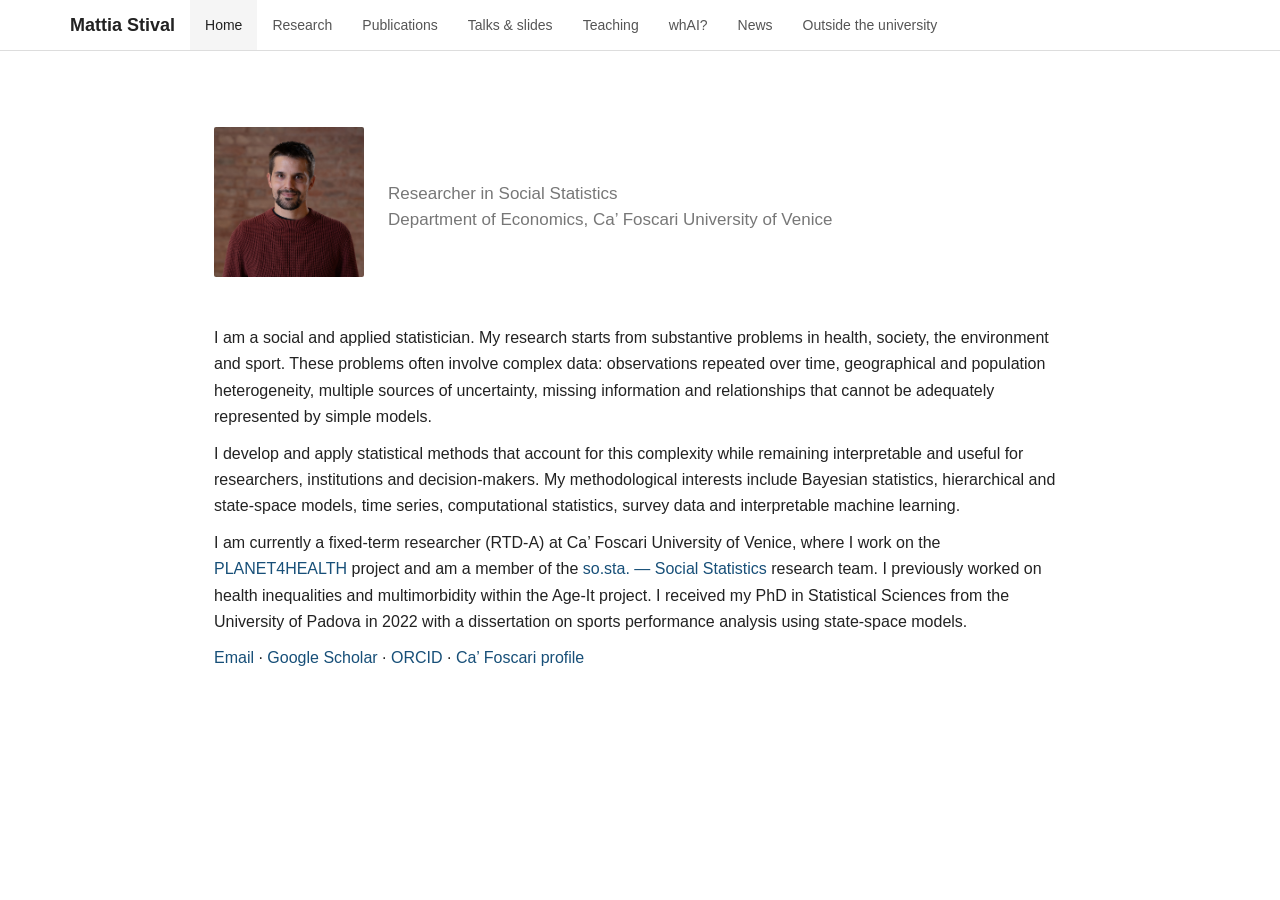
<file: index.html>
<!DOCTYPE html>

<html>

<head>

<meta charset="utf-8" />
<meta name="generator" content="pandoc" />
<meta http-equiv="X-UA-Compatible" content="IE=EDGE" />




<title>Mattia Stival | Social Statistics</title>

<script src="site_libs/header-attrs-2.27/header-attrs.js"></script>
<script src="site_libs/jquery-3.6.0/jquery-3.6.0.min.js"></script>
<meta name="viewport" content="width=device-width, initial-scale=1" />
<link href="site_libs/bootstrap-3.3.5/css/bootstrap.min.css" rel="stylesheet" />
<script src="site_libs/bootstrap-3.3.5/js/bootstrap.min.js"></script>
<script src="site_libs/bootstrap-3.3.5/shim/html5shiv.min.js"></script>
<script src="site_libs/bootstrap-3.3.5/shim/respond.min.js"></script>
<style>h1 {font-size: 34px;}
       h1.title {font-size: 38px;}
       h2 {font-size: 30px;}
       h3 {font-size: 24px;}
       h4 {font-size: 18px;}
       h5 {font-size: 16px;}
       h6 {font-size: 12px;}
       code {color: inherit; background-color: rgba(0, 0, 0, 0.04);}
       pre:not([class]) { background-color: white }</style>
<script src="site_libs/navigation-1.1/tabsets.js"></script>
<link href="site_libs/highlightjs-9.12.0/default.css" rel="stylesheet" />
<script src="site_libs/highlightjs-9.12.0/highlight.js"></script>
<meta name="description" content="Mattia Stival — researcher in social statistics at Ca' Foscari University of Venice.">
<meta name="theme-color" content="#f4f1e9">

<style type="text/css">
  code{white-space: pre-wrap;}
  span.smallcaps{font-variant: small-caps;}
  span.underline{text-decoration: underline;}
  div.column{display: inline-block; vertical-align: top; width: 50%;}
  div.hanging-indent{margin-left: 1.5em; text-indent: -1.5em;}
  ul.task-list{list-style: none;}
    </style>

<style type="text/css">code{white-space: pre;}</style>
<script type="text/javascript">
if (window.hljs) {
  hljs.configure({languages: []});
  hljs.initHighlightingOnLoad();
  if (document.readyState && document.readyState === "complete") {
    window.setTimeout(function() { hljs.initHighlighting(); }, 0);
  }
}
</script>






<link rel="stylesheet" href="assets/style.css" type="text/css" />



<style type = "text/css">
.main-container {
  max-width: 940px;
  margin-left: auto;
  margin-right: auto;
}
img {
  max-width:100%;
}
.tabbed-pane {
  padding-top: 12px;
}
.html-widget {
  margin-bottom: 20px;
}
button.code-folding-btn:focus {
  outline: none;
}
summary {
  display: list-item;
}
details > summary > p:only-child {
  display: inline;
}
pre code {
  padding: 0;
}
</style>


<style type="text/css">
.dropdown-submenu {
  position: relative;
}
.dropdown-submenu>.dropdown-menu {
  top: 0;
  left: 100%;
  margin-top: -6px;
  margin-left: -1px;
  border-radius: 0 6px 6px 6px;
}
.dropdown-submenu:hover>.dropdown-menu {
  display: block;
}
.dropdown-submenu>a:after {
  display: block;
  content: " ";
  float: right;
  width: 0;
  height: 0;
  border-color: transparent;
  border-style: solid;
  border-width: 5px 0 5px 5px;
  border-left-color: #cccccc;
  margin-top: 5px;
  margin-right: -10px;
}
.dropdown-submenu:hover>a:after {
  border-left-color: #adb5bd;
}
.dropdown-submenu.pull-left {
  float: none;
}
.dropdown-submenu.pull-left>.dropdown-menu {
  left: -100%;
  margin-left: 10px;
  border-radius: 6px 0 6px 6px;
}
</style>

<script type="text/javascript">
// manage active state of menu based on current page
$(document).ready(function () {
  // active menu anchor
  href = window.location.pathname
  href = href.substr(href.lastIndexOf('/') + 1)
  if (href === "")
    href = "index.html";
  var menuAnchor = $('a[href="' + href + '"]');

  // mark the anchor link active (and if it's in a dropdown, also mark that active)
  var dropdown = menuAnchor.closest('li.dropdown');
  if (window.bootstrap) { // Bootstrap 4+
    menuAnchor.addClass('active');
    dropdown.find('> .dropdown-toggle').addClass('active');
  } else { // Bootstrap 3
    menuAnchor.parent().addClass('active');
    dropdown.addClass('active');
  }

  // Navbar adjustments
  var navHeight = $(".navbar").first().height() + 15;
  var style = document.createElement('style');
  var pt = "padding-top: " + navHeight + "px; ";
  var mt = "margin-top: -" + navHeight + "px; ";
  var css = "";
  // offset scroll position for anchor links (for fixed navbar)
  for (var i = 1; i <= 6; i++) {
    css += ".section h" + i + "{ " + pt + mt + "}\n";
  }
  style.innerHTML = "body {" + pt + "padding-bottom: 40px; }\n" + css;
  document.head.appendChild(style);
});
</script>

<!-- tabsets -->

<style type="text/css">
.tabset-dropdown > .nav-tabs {
  display: inline-table;
  max-height: 500px;
  min-height: 44px;
  overflow-y: auto;
  border: 1px solid #ddd;
  border-radius: 4px;
}

.tabset-dropdown > .nav-tabs > li.active:before, .tabset-dropdown > .nav-tabs.nav-tabs-open:before {
  content: "\e259";
  font-family: 'Glyphicons Halflings';
  display: inline-block;
  padding: 10px;
  border-right: 1px solid #ddd;
}

.tabset-dropdown > .nav-tabs.nav-tabs-open > li.active:before {
  content: "\e258";
  font-family: 'Glyphicons Halflings';
  border: none;
}

.tabset-dropdown > .nav-tabs > li.active {
  display: block;
}

.tabset-dropdown > .nav-tabs > li > a,
.tabset-dropdown > .nav-tabs > li > a:focus,
.tabset-dropdown > .nav-tabs > li > a:hover {
  border: none;
  display: inline-block;
  border-radius: 4px;
  background-color: transparent;
}

.tabset-dropdown > .nav-tabs.nav-tabs-open > li {
  display: block;
  float: none;
}

.tabset-dropdown > .nav-tabs > li {
  display: none;
}
</style>

<!-- code folding -->




</head>

<body>


<div class="container-fluid main-container">




<div class="navbar navbar-default  navbar-fixed-top" role="navigation">
  <div class="container">
    <div class="navbar-header">
      <button type="button" class="navbar-toggle collapsed" data-toggle="collapse" data-bs-toggle="collapse" data-target="#navbar" data-bs-target="#navbar">
        <span class="icon-bar"></span>
        <span class="icon-bar"></span>
        <span class="icon-bar"></span>
      </button>
      <a class="navbar-brand" href="index.html">Mattia Stival</a>
    </div>
    <div id="navbar" class="navbar-collapse collapse">
      <ul class="nav navbar-nav">
        <li>
  <a href="index.html">Home</a>
</li>
<li>
  <a href="research.html">Research</a>
</li>
<li>
  <a href="publications.html">Publications</a>
</li>
<li>
  <a href="talks.html">Talks &amp; slides</a>
</li>
<li>
  <a href="teaching.html">Teaching</a>
</li>
<li>
  <a href="whai.html">whAI?</a>
</li>
<li>
  <a href="news.html">News</a>
</li>
<li>
  <a href="outside.html">Outside the university</a>
</li>
      </ul>
      <ul class="nav navbar-nav navbar-right">
        
      </ul>
    </div><!--/.nav-collapse -->
  </div><!--/.container -->
</div><!--/.navbar -->

<div id="header">




</div>


<div class="profile-header">
<p><img src="assets/Picture.jpg"
       alt="Mattia Stival"
       class="profile-photo"></p>
<p class="position">
Researcher in Social Statistics<br> Department of Economics, Ca’ Foscari
University of Venice
</p>
</div>
<p>
I am a social and applied statistician. My research starts from
substantive problems in health, society, the environment and sport.
These problems often involve complex data: observations repeated over
time, geographical and population heterogeneity, multiple sources of
uncertainty, missing information and relationships that cannot be
adequately represented by simple models.
</p>
<p>
I develop and apply statistical methods that account for this complexity
while remaining interpretable and useful for researchers, institutions
and decision-makers. My methodological interests include Bayesian
statistics, hierarchical and state-space models, time series,
computational statistics, survey data and interpretable machine
learning.
</p>
<p>
I am currently a fixed-term researcher (RTD-A) at Ca’ Foscari University
of Venice, where I work on the <a
href="https://planet4health.eu/">PLANET4HEALTH</a> project and am a
member of the <a href="https://so-sta.github.io/">so.sta. — Social
Statistics</a> research team. I previously worked on health inequalities
and multimorbidity within the Age-It project. I received my PhD in
Statistical Sciences from the University of Padova in 2022 with a
dissertation on sports performance analysis using state-space models.
</p>
<p class="profile-links">
<a href="mailto:mattia.stival@unive.it">Email</a> ·
<a href="https://scholar.google.com/citations?user=570rAmEAAAAJ">Google
Scholar</a> · <a href="https://orcid.org/0000-0003-0657-0349">ORCID</a>
· <a href="https://www.unive.it/data/persone/27087816">Ca’ Foscari
profile</a>
</p>
</div>




</div>

<script>

// add bootstrap table styles to pandoc tables
function bootstrapStylePandocTables() {
  $('tr.odd').parent('tbody').parent('table').addClass('table table-condensed');
}
$(document).ready(function () {
  bootstrapStylePandocTables();
});


</script>

<!-- tabsets -->

<script>
$(document).ready(function () {
  window.buildTabsets("TOC");
});

$(document).ready(function () {
  $('.tabset-dropdown > .nav-tabs > li').click(function () {
    $(this).parent().toggleClass('nav-tabs-open');
  });
});
</script>

<!-- code folding -->


<!-- dynamically load mathjax for compatibility with self-contained -->
<script>
  (function () {
    var script = document.createElement("script");
    script.type = "text/javascript";
    script.src  = "https://mathjax.rstudio.com/latest/MathJax.js?config=TeX-AMS-MML_HTMLorMML";
    document.getElementsByTagName("head")[0].appendChild(script);
  })();
</script>

</body>
</html>
</file>
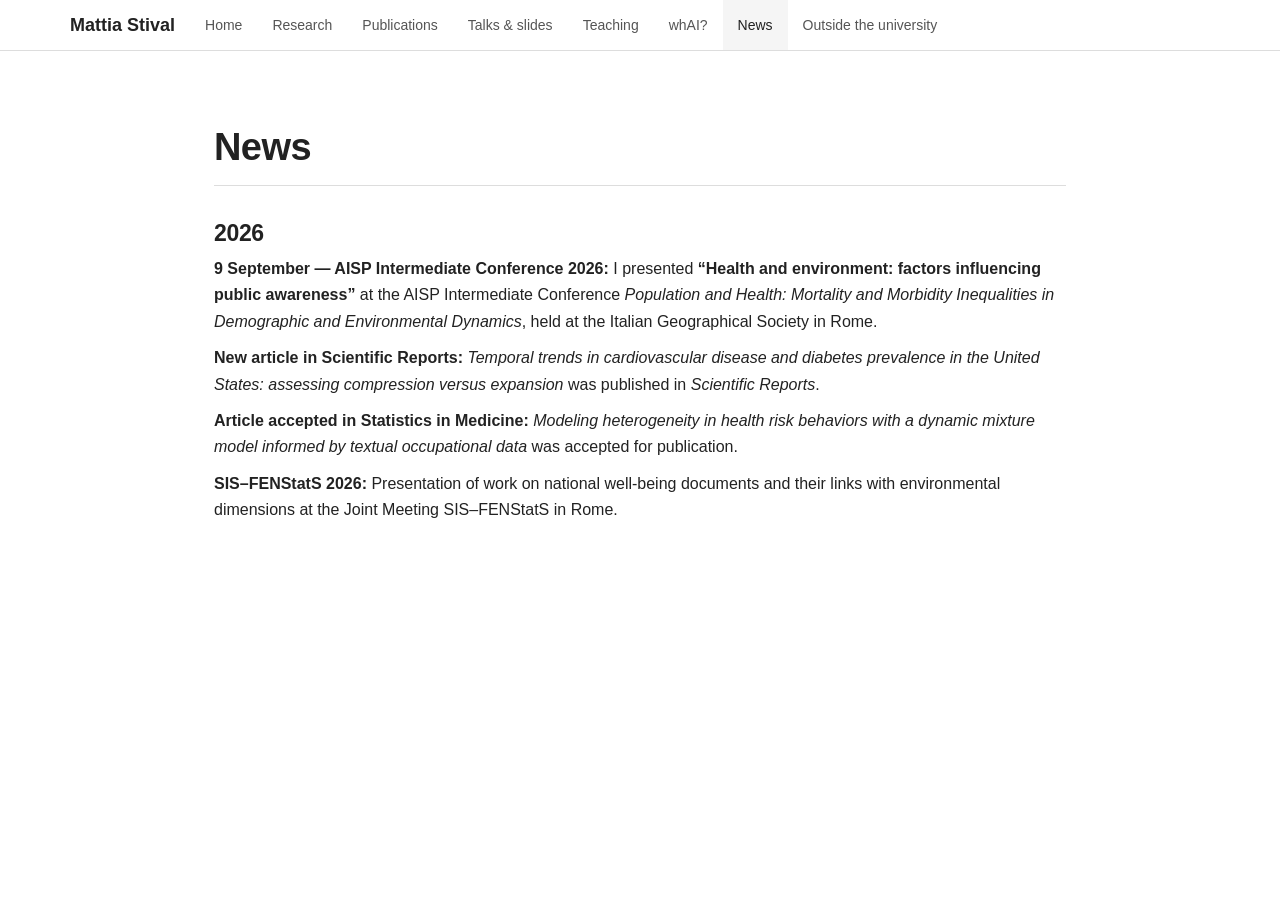
<file: news.html>
<!DOCTYPE html>

<html>

<head>

<meta charset="utf-8" />
<meta name="generator" content="pandoc" />
<meta http-equiv="X-UA-Compatible" content="IE=EDGE" />




<title>News</title>

<script src="site_libs/header-attrs-2.27/header-attrs.js"></script>
<script src="site_libs/jquery-3.6.0/jquery-3.6.0.min.js"></script>
<meta name="viewport" content="width=device-width, initial-scale=1" />
<link href="site_libs/bootstrap-3.3.5/css/bootstrap.min.css" rel="stylesheet" />
<script src="site_libs/bootstrap-3.3.5/js/bootstrap.min.js"></script>
<script src="site_libs/bootstrap-3.3.5/shim/html5shiv.min.js"></script>
<script src="site_libs/bootstrap-3.3.5/shim/respond.min.js"></script>
<style>h1 {font-size: 34px;}
       h1.title {font-size: 38px;}
       h2 {font-size: 30px;}
       h3 {font-size: 24px;}
       h4 {font-size: 18px;}
       h5 {font-size: 16px;}
       h6 {font-size: 12px;}
       code {color: inherit; background-color: rgba(0, 0, 0, 0.04);}
       pre:not([class]) { background-color: white }</style>
<script src="site_libs/navigation-1.1/tabsets.js"></script>
<link href="site_libs/highlightjs-9.12.0/default.css" rel="stylesheet" />
<script src="site_libs/highlightjs-9.12.0/highlight.js"></script>
<meta name="description" content="Mattia Stival — researcher in social statistics at Ca' Foscari University of Venice.">
<meta name="theme-color" content="#f4f1e9">

<style type="text/css">
  code{white-space: pre-wrap;}
  span.smallcaps{font-variant: small-caps;}
  span.underline{text-decoration: underline;}
  div.column{display: inline-block; vertical-align: top; width: 50%;}
  div.hanging-indent{margin-left: 1.5em; text-indent: -1.5em;}
  ul.task-list{list-style: none;}
    </style>

<style type="text/css">code{white-space: pre;}</style>
<script type="text/javascript">
if (window.hljs) {
  hljs.configure({languages: []});
  hljs.initHighlightingOnLoad();
  if (document.readyState && document.readyState === "complete") {
    window.setTimeout(function() { hljs.initHighlighting(); }, 0);
  }
}
</script>






<link rel="stylesheet" href="assets/style.css" type="text/css" />



<style type = "text/css">
.main-container {
  max-width: 940px;
  margin-left: auto;
  margin-right: auto;
}
img {
  max-width:100%;
}
.tabbed-pane {
  padding-top: 12px;
}
.html-widget {
  margin-bottom: 20px;
}
button.code-folding-btn:focus {
  outline: none;
}
summary {
  display: list-item;
}
details > summary > p:only-child {
  display: inline;
}
pre code {
  padding: 0;
}
</style>


<style type="text/css">
.dropdown-submenu {
  position: relative;
}
.dropdown-submenu>.dropdown-menu {
  top: 0;
  left: 100%;
  margin-top: -6px;
  margin-left: -1px;
  border-radius: 0 6px 6px 6px;
}
.dropdown-submenu:hover>.dropdown-menu {
  display: block;
}
.dropdown-submenu>a:after {
  display: block;
  content: " ";
  float: right;
  width: 0;
  height: 0;
  border-color: transparent;
  border-style: solid;
  border-width: 5px 0 5px 5px;
  border-left-color: #cccccc;
  margin-top: 5px;
  margin-right: -10px;
}
.dropdown-submenu:hover>a:after {
  border-left-color: #adb5bd;
}
.dropdown-submenu.pull-left {
  float: none;
}
.dropdown-submenu.pull-left>.dropdown-menu {
  left: -100%;
  margin-left: 10px;
  border-radius: 6px 0 6px 6px;
}
</style>

<script type="text/javascript">
// manage active state of menu based on current page
$(document).ready(function () {
  // active menu anchor
  href = window.location.pathname
  href = href.substr(href.lastIndexOf('/') + 1)
  if (href === "")
    href = "index.html";
  var menuAnchor = $('a[href="' + href + '"]');

  // mark the anchor link active (and if it's in a dropdown, also mark that active)
  var dropdown = menuAnchor.closest('li.dropdown');
  if (window.bootstrap) { // Bootstrap 4+
    menuAnchor.addClass('active');
    dropdown.find('> .dropdown-toggle').addClass('active');
  } else { // Bootstrap 3
    menuAnchor.parent().addClass('active');
    dropdown.addClass('active');
  }

  // Navbar adjustments
  var navHeight = $(".navbar").first().height() + 15;
  var style = document.createElement('style');
  var pt = "padding-top: " + navHeight + "px; ";
  var mt = "margin-top: -" + navHeight + "px; ";
  var css = "";
  // offset scroll position for anchor links (for fixed navbar)
  for (var i = 1; i <= 6; i++) {
    css += ".section h" + i + "{ " + pt + mt + "}\n";
  }
  style.innerHTML = "body {" + pt + "padding-bottom: 40px; }\n" + css;
  document.head.appendChild(style);
});
</script>

<!-- tabsets -->

<style type="text/css">
.tabset-dropdown > .nav-tabs {
  display: inline-table;
  max-height: 500px;
  min-height: 44px;
  overflow-y: auto;
  border: 1px solid #ddd;
  border-radius: 4px;
}

.tabset-dropdown > .nav-tabs > li.active:before, .tabset-dropdown > .nav-tabs.nav-tabs-open:before {
  content: "\e259";
  font-family: 'Glyphicons Halflings';
  display: inline-block;
  padding: 10px;
  border-right: 1px solid #ddd;
}

.tabset-dropdown > .nav-tabs.nav-tabs-open > li.active:before {
  content: "\e258";
  font-family: 'Glyphicons Halflings';
  border: none;
}

.tabset-dropdown > .nav-tabs > li.active {
  display: block;
}

.tabset-dropdown > .nav-tabs > li > a,
.tabset-dropdown > .nav-tabs > li > a:focus,
.tabset-dropdown > .nav-tabs > li > a:hover {
  border: none;
  display: inline-block;
  border-radius: 4px;
  background-color: transparent;
}

.tabset-dropdown > .nav-tabs.nav-tabs-open > li {
  display: block;
  float: none;
}

.tabset-dropdown > .nav-tabs > li {
  display: none;
}
</style>

<!-- code folding -->




</head>

<body>


<div class="container-fluid main-container">




<div class="navbar navbar-default  navbar-fixed-top" role="navigation">
  <div class="container">
    <div class="navbar-header">
      <button type="button" class="navbar-toggle collapsed" data-toggle="collapse" data-bs-toggle="collapse" data-target="#navbar" data-bs-target="#navbar">
        <span class="icon-bar"></span>
        <span class="icon-bar"></span>
        <span class="icon-bar"></span>
      </button>
      <a class="navbar-brand" href="index.html">Mattia Stival</a>
    </div>
    <div id="navbar" class="navbar-collapse collapse">
      <ul class="nav navbar-nav">
        <li>
  <a href="index.html">Home</a>
</li>
<li>
  <a href="research.html">Research</a>
</li>
<li>
  <a href="publications.html">Publications</a>
</li>
<li>
  <a href="talks.html">Talks &amp; slides</a>
</li>
<li>
  <a href="teaching.html">Teaching</a>
</li>
<li>
  <a href="whai.html">whAI?</a>
</li>
<li>
  <a href="news.html">News</a>
</li>
<li>
  <a href="outside.html">Outside the university</a>
</li>
      </ul>
      <ul class="nav navbar-nav navbar-right">
        
      </ul>
    </div><!--/.nav-collapse -->
  </div><!--/.container -->
</div><!--/.navbar -->

<div id="header">



<h1 class="title toc-ignore">News</h1>

</div>


<div id="section" class="section level2">
<h2>2026</h2>
<p><strong>9 September — AISP Intermediate Conference 2026:</strong> I
presented <strong>“Health and environment: factors influencing public
awareness”</strong> at the AISP Intermediate Conference <em>Population
and Health: Mortality and Morbidity Inequalities in Demographic and
Environmental Dynamics</em>, held at the Italian Geographical Society in
Rome.</p>
<p><strong>New article in Scientific Reports:</strong> <em>Temporal
trends in cardiovascular disease and diabetes prevalence in the United
States: assessing compression versus expansion</em> was published in
<em>Scientific Reports</em>.</p>
<p><strong>Article accepted in Statistics in Medicine:</strong>
<em>Modeling heterogeneity in health risk behaviors with a dynamic
mixture model informed by textual occupational data</em> was accepted
for publication.</p>
<p><strong>SIS–FENStatS 2026:</strong> Presentation of work on national
well-being documents and their links with environmental dimensions at
the Joint Meeting SIS–FENStatS in Rome.</p>
</div>




</div>

<script>

// add bootstrap table styles to pandoc tables
function bootstrapStylePandocTables() {
  $('tr.odd').parent('tbody').parent('table').addClass('table table-condensed');
}
$(document).ready(function () {
  bootstrapStylePandocTables();
});


</script>

<!-- tabsets -->

<script>
$(document).ready(function () {
  window.buildTabsets("TOC");
});

$(document).ready(function () {
  $('.tabset-dropdown > .nav-tabs > li').click(function () {
    $(this).parent().toggleClass('nav-tabs-open');
  });
});
</script>

<!-- code folding -->


<!-- dynamically load mathjax for compatibility with self-contained -->
<script>
  (function () {
    var script = document.createElement("script");
    script.type = "text/javascript";
    script.src  = "https://mathjax.rstudio.com/latest/MathJax.js?config=TeX-AMS-MML_HTMLorMML";
    document.getElementsByTagName("head")[0].appendChild(script);
  })();
</script>

</body>
</html>
</file>
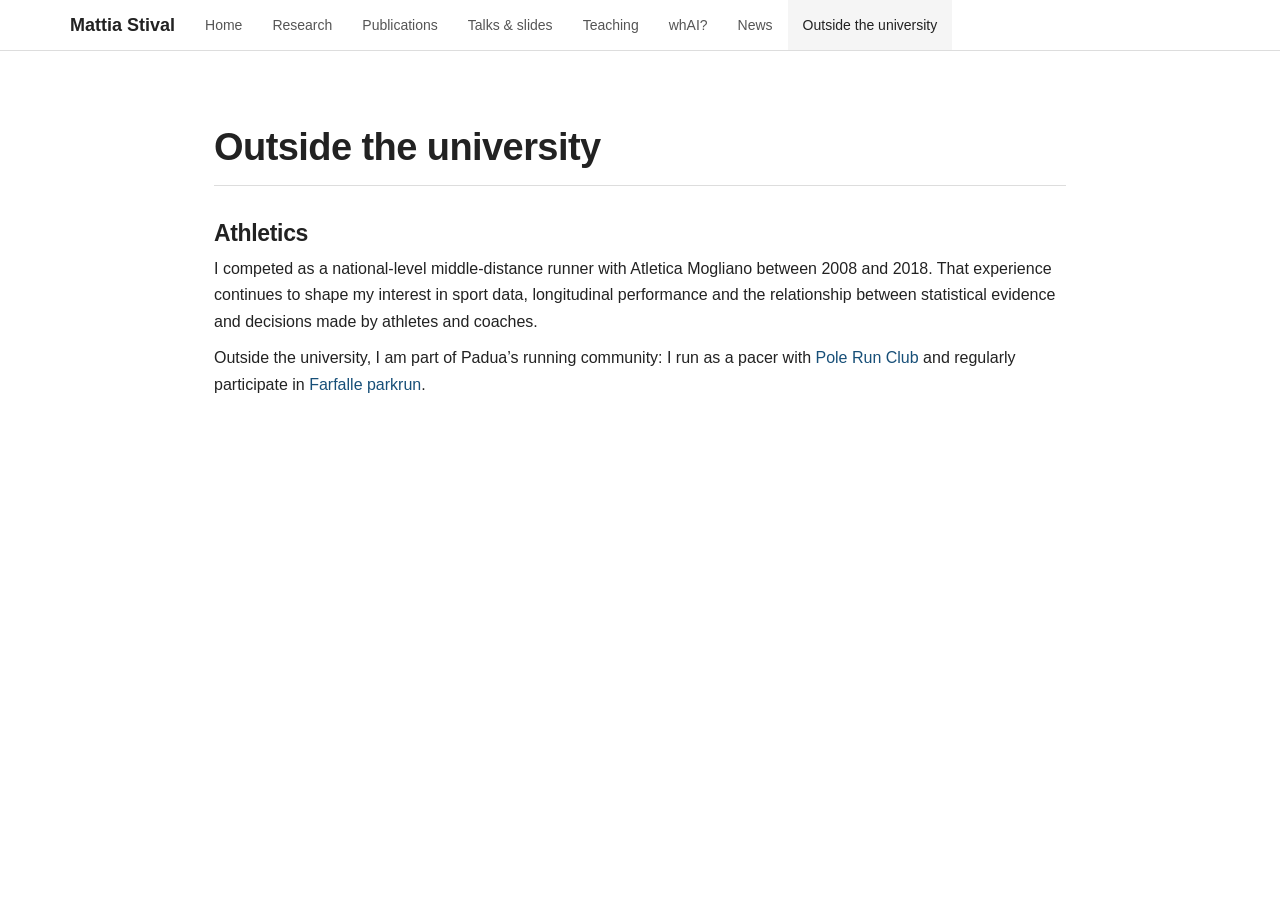
<file: outside.html>
<!DOCTYPE html>

<html>

<head>

<meta charset="utf-8" />
<meta name="generator" content="pandoc" />
<meta http-equiv="X-UA-Compatible" content="IE=EDGE" />




<title>Outside the university</title>

<script src="site_libs/header-attrs-2.27/header-attrs.js"></script>
<script src="site_libs/jquery-3.6.0/jquery-3.6.0.min.js"></script>
<meta name="viewport" content="width=device-width, initial-scale=1" />
<link href="site_libs/bootstrap-3.3.5/css/bootstrap.min.css" rel="stylesheet" />
<script src="site_libs/bootstrap-3.3.5/js/bootstrap.min.js"></script>
<script src="site_libs/bootstrap-3.3.5/shim/html5shiv.min.js"></script>
<script src="site_libs/bootstrap-3.3.5/shim/respond.min.js"></script>
<style>h1 {font-size: 34px;}
       h1.title {font-size: 38px;}
       h2 {font-size: 30px;}
       h3 {font-size: 24px;}
       h4 {font-size: 18px;}
       h5 {font-size: 16px;}
       h6 {font-size: 12px;}
       code {color: inherit; background-color: rgba(0, 0, 0, 0.04);}
       pre:not([class]) { background-color: white }</style>
<script src="site_libs/navigation-1.1/tabsets.js"></script>
<link href="site_libs/highlightjs-9.12.0/default.css" rel="stylesheet" />
<script src="site_libs/highlightjs-9.12.0/highlight.js"></script>
<meta name="description" content="Mattia Stival — researcher in social statistics at Ca' Foscari University of Venice.">
<meta name="theme-color" content="#f4f1e9">

<style type="text/css">
  code{white-space: pre-wrap;}
  span.smallcaps{font-variant: small-caps;}
  span.underline{text-decoration: underline;}
  div.column{display: inline-block; vertical-align: top; width: 50%;}
  div.hanging-indent{margin-left: 1.5em; text-indent: -1.5em;}
  ul.task-list{list-style: none;}
    </style>

<style type="text/css">code{white-space: pre;}</style>
<script type="text/javascript">
if (window.hljs) {
  hljs.configure({languages: []});
  hljs.initHighlightingOnLoad();
  if (document.readyState && document.readyState === "complete") {
    window.setTimeout(function() { hljs.initHighlighting(); }, 0);
  }
}
</script>






<link rel="stylesheet" href="assets/style.css" type="text/css" />



<style type = "text/css">
.main-container {
  max-width: 940px;
  margin-left: auto;
  margin-right: auto;
}
img {
  max-width:100%;
}
.tabbed-pane {
  padding-top: 12px;
}
.html-widget {
  margin-bottom: 20px;
}
button.code-folding-btn:focus {
  outline: none;
}
summary {
  display: list-item;
}
details > summary > p:only-child {
  display: inline;
}
pre code {
  padding: 0;
}
</style>


<style type="text/css">
.dropdown-submenu {
  position: relative;
}
.dropdown-submenu>.dropdown-menu {
  top: 0;
  left: 100%;
  margin-top: -6px;
  margin-left: -1px;
  border-radius: 0 6px 6px 6px;
}
.dropdown-submenu:hover>.dropdown-menu {
  display: block;
}
.dropdown-submenu>a:after {
  display: block;
  content: " ";
  float: right;
  width: 0;
  height: 0;
  border-color: transparent;
  border-style: solid;
  border-width: 5px 0 5px 5px;
  border-left-color: #cccccc;
  margin-top: 5px;
  margin-right: -10px;
}
.dropdown-submenu:hover>a:after {
  border-left-color: #adb5bd;
}
.dropdown-submenu.pull-left {
  float: none;
}
.dropdown-submenu.pull-left>.dropdown-menu {
  left: -100%;
  margin-left: 10px;
  border-radius: 6px 0 6px 6px;
}
</style>

<script type="text/javascript">
// manage active state of menu based on current page
$(document).ready(function () {
  // active menu anchor
  href = window.location.pathname
  href = href.substr(href.lastIndexOf('/') + 1)
  if (href === "")
    href = "index.html";
  var menuAnchor = $('a[href="' + href + '"]');

  // mark the anchor link active (and if it's in a dropdown, also mark that active)
  var dropdown = menuAnchor.closest('li.dropdown');
  if (window.bootstrap) { // Bootstrap 4+
    menuAnchor.addClass('active');
    dropdown.find('> .dropdown-toggle').addClass('active');
  } else { // Bootstrap 3
    menuAnchor.parent().addClass('active');
    dropdown.addClass('active');
  }

  // Navbar adjustments
  var navHeight = $(".navbar").first().height() + 15;
  var style = document.createElement('style');
  var pt = "padding-top: " + navHeight + "px; ";
  var mt = "margin-top: -" + navHeight + "px; ";
  var css = "";
  // offset scroll position for anchor links (for fixed navbar)
  for (var i = 1; i <= 6; i++) {
    css += ".section h" + i + "{ " + pt + mt + "}\n";
  }
  style.innerHTML = "body {" + pt + "padding-bottom: 40px; }\n" + css;
  document.head.appendChild(style);
});
</script>

<!-- tabsets -->

<style type="text/css">
.tabset-dropdown > .nav-tabs {
  display: inline-table;
  max-height: 500px;
  min-height: 44px;
  overflow-y: auto;
  border: 1px solid #ddd;
  border-radius: 4px;
}

.tabset-dropdown > .nav-tabs > li.active:before, .tabset-dropdown > .nav-tabs.nav-tabs-open:before {
  content: "\e259";
  font-family: 'Glyphicons Halflings';
  display: inline-block;
  padding: 10px;
  border-right: 1px solid #ddd;
}

.tabset-dropdown > .nav-tabs.nav-tabs-open > li.active:before {
  content: "\e258";
  font-family: 'Glyphicons Halflings';
  border: none;
}

.tabset-dropdown > .nav-tabs > li.active {
  display: block;
}

.tabset-dropdown > .nav-tabs > li > a,
.tabset-dropdown > .nav-tabs > li > a:focus,
.tabset-dropdown > .nav-tabs > li > a:hover {
  border: none;
  display: inline-block;
  border-radius: 4px;
  background-color: transparent;
}

.tabset-dropdown > .nav-tabs.nav-tabs-open > li {
  display: block;
  float: none;
}

.tabset-dropdown > .nav-tabs > li {
  display: none;
}
</style>

<!-- code folding -->




</head>

<body>


<div class="container-fluid main-container">




<div class="navbar navbar-default  navbar-fixed-top" role="navigation">
  <div class="container">
    <div class="navbar-header">
      <button type="button" class="navbar-toggle collapsed" data-toggle="collapse" data-bs-toggle="collapse" data-target="#navbar" data-bs-target="#navbar">
        <span class="icon-bar"></span>
        <span class="icon-bar"></span>
        <span class="icon-bar"></span>
      </button>
      <a class="navbar-brand" href="index.html">Mattia Stival</a>
    </div>
    <div id="navbar" class="navbar-collapse collapse">
      <ul class="nav navbar-nav">
        <li>
  <a href="index.html">Home</a>
</li>
<li>
  <a href="research.html">Research</a>
</li>
<li>
  <a href="publications.html">Publications</a>
</li>
<li>
  <a href="talks.html">Talks &amp; slides</a>
</li>
<li>
  <a href="teaching.html">Teaching</a>
</li>
<li>
  <a href="whai.html">whAI?</a>
</li>
<li>
  <a href="news.html">News</a>
</li>
<li>
  <a href="outside.html">Outside the university</a>
</li>
      </ul>
      <ul class="nav navbar-nav navbar-right">
        
      </ul>
    </div><!--/.nav-collapse -->
  </div><!--/.container -->
</div><!--/.navbar -->

<div id="header">



<h1 class="title toc-ignore">Outside the university</h1>

</div>


<div id="athletics" class="section level2">
<h2>Athletics</h2>
<p>I competed as a national-level middle-distance runner with Atletica
Mogliano between 2008 and 2018. That experience continues to shape my
interest in sport data, longitudinal performance and the relationship
between statistical evidence and decisions made by athletes and
coaches.</p>
<p>Outside the university, I am part of Padua’s running community: I run
as a pacer with <a href="https://linktr.ee/polebeer.runclub">Pole Run
Club</a> and regularly participate in <a
href="https://www.parkrun.it/farfalle/">Farfalle parkrun</a>.</p>
</div>




</div>

<script>

// add bootstrap table styles to pandoc tables
function bootstrapStylePandocTables() {
  $('tr.odd').parent('tbody').parent('table').addClass('table table-condensed');
}
$(document).ready(function () {
  bootstrapStylePandocTables();
});


</script>

<!-- tabsets -->

<script>
$(document).ready(function () {
  window.buildTabsets("TOC");
});

$(document).ready(function () {
  $('.tabset-dropdown > .nav-tabs > li').click(function () {
    $(this).parent().toggleClass('nav-tabs-open');
  });
});
</script>

<!-- code folding -->


<!-- dynamically load mathjax for compatibility with self-contained -->
<script>
  (function () {
    var script = document.createElement("script");
    script.type = "text/javascript";
    script.src  = "https://mathjax.rstudio.com/latest/MathJax.js?config=TeX-AMS-MML_HTMLorMML";
    document.getElementsByTagName("head")[0].appendChild(script);
  })();
</script>

</body>
</html>
</file>
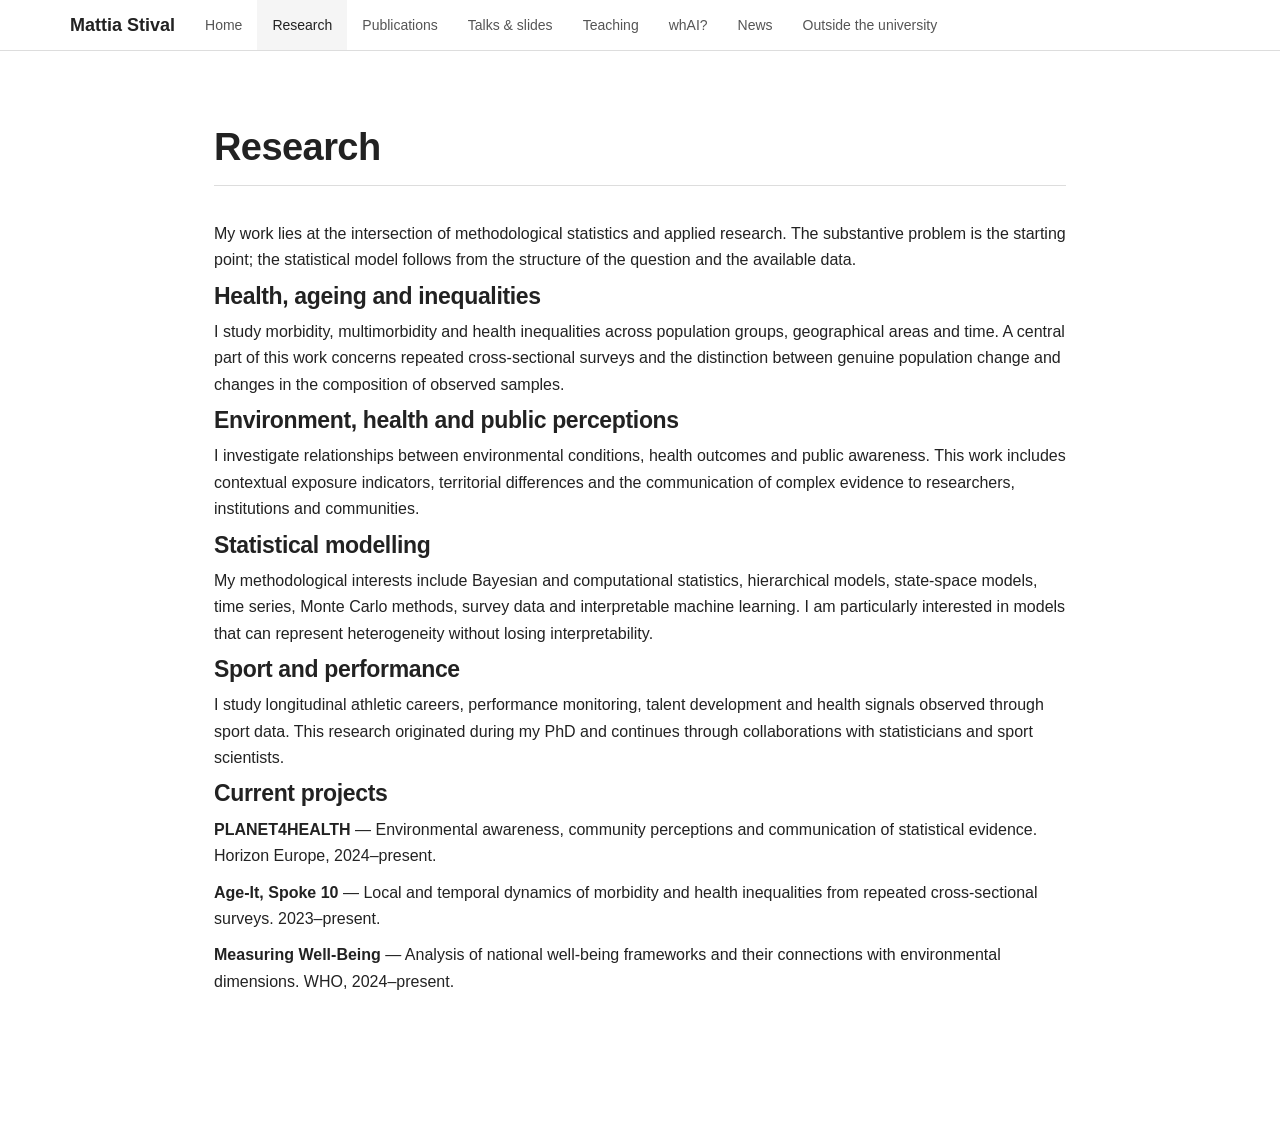
<file: research.html>
<!DOCTYPE html>

<html>

<head>

<meta charset="utf-8" />
<meta name="generator" content="pandoc" />
<meta http-equiv="X-UA-Compatible" content="IE=EDGE" />




<title>Research</title>

<script src="site_libs/header-attrs-2.27/header-attrs.js"></script>
<script src="site_libs/jquery-3.6.0/jquery-3.6.0.min.js"></script>
<meta name="viewport" content="width=device-width, initial-scale=1" />
<link href="site_libs/bootstrap-3.3.5/css/bootstrap.min.css" rel="stylesheet" />
<script src="site_libs/bootstrap-3.3.5/js/bootstrap.min.js"></script>
<script src="site_libs/bootstrap-3.3.5/shim/html5shiv.min.js"></script>
<script src="site_libs/bootstrap-3.3.5/shim/respond.min.js"></script>
<style>h1 {font-size: 34px;}
       h1.title {font-size: 38px;}
       h2 {font-size: 30px;}
       h3 {font-size: 24px;}
       h4 {font-size: 18px;}
       h5 {font-size: 16px;}
       h6 {font-size: 12px;}
       code {color: inherit; background-color: rgba(0, 0, 0, 0.04);}
       pre:not([class]) { background-color: white }</style>
<script src="site_libs/navigation-1.1/tabsets.js"></script>
<link href="site_libs/highlightjs-9.12.0/default.css" rel="stylesheet" />
<script src="site_libs/highlightjs-9.12.0/highlight.js"></script>
<meta name="description" content="Mattia Stival — researcher in social statistics at Ca' Foscari University of Venice.">
<meta name="theme-color" content="#f4f1e9">

<style type="text/css">
  code{white-space: pre-wrap;}
  span.smallcaps{font-variant: small-caps;}
  span.underline{text-decoration: underline;}
  div.column{display: inline-block; vertical-align: top; width: 50%;}
  div.hanging-indent{margin-left: 1.5em; text-indent: -1.5em;}
  ul.task-list{list-style: none;}
    </style>

<style type="text/css">code{white-space: pre;}</style>
<script type="text/javascript">
if (window.hljs) {
  hljs.configure({languages: []});
  hljs.initHighlightingOnLoad();
  if (document.readyState && document.readyState === "complete") {
    window.setTimeout(function() { hljs.initHighlighting(); }, 0);
  }
}
</script>






<link rel="stylesheet" href="assets/style.css" type="text/css" />



<style type = "text/css">
.main-container {
  max-width: 940px;
  margin-left: auto;
  margin-right: auto;
}
img {
  max-width:100%;
}
.tabbed-pane {
  padding-top: 12px;
}
.html-widget {
  margin-bottom: 20px;
}
button.code-folding-btn:focus {
  outline: none;
}
summary {
  display: list-item;
}
details > summary > p:only-child {
  display: inline;
}
pre code {
  padding: 0;
}
</style>


<style type="text/css">
.dropdown-submenu {
  position: relative;
}
.dropdown-submenu>.dropdown-menu {
  top: 0;
  left: 100%;
  margin-top: -6px;
  margin-left: -1px;
  border-radius: 0 6px 6px 6px;
}
.dropdown-submenu:hover>.dropdown-menu {
  display: block;
}
.dropdown-submenu>a:after {
  display: block;
  content: " ";
  float: right;
  width: 0;
  height: 0;
  border-color: transparent;
  border-style: solid;
  border-width: 5px 0 5px 5px;
  border-left-color: #cccccc;
  margin-top: 5px;
  margin-right: -10px;
}
.dropdown-submenu:hover>a:after {
  border-left-color: #adb5bd;
}
.dropdown-submenu.pull-left {
  float: none;
}
.dropdown-submenu.pull-left>.dropdown-menu {
  left: -100%;
  margin-left: 10px;
  border-radius: 6px 0 6px 6px;
}
</style>

<script type="text/javascript">
// manage active state of menu based on current page
$(document).ready(function () {
  // active menu anchor
  href = window.location.pathname
  href = href.substr(href.lastIndexOf('/') + 1)
  if (href === "")
    href = "index.html";
  var menuAnchor = $('a[href="' + href + '"]');

  // mark the anchor link active (and if it's in a dropdown, also mark that active)
  var dropdown = menuAnchor.closest('li.dropdown');
  if (window.bootstrap) { // Bootstrap 4+
    menuAnchor.addClass('active');
    dropdown.find('> .dropdown-toggle').addClass('active');
  } else { // Bootstrap 3
    menuAnchor.parent().addClass('active');
    dropdown.addClass('active');
  }

  // Navbar adjustments
  var navHeight = $(".navbar").first().height() + 15;
  var style = document.createElement('style');
  var pt = "padding-top: " + navHeight + "px; ";
  var mt = "margin-top: -" + navHeight + "px; ";
  var css = "";
  // offset scroll position for anchor links (for fixed navbar)
  for (var i = 1; i <= 6; i++) {
    css += ".section h" + i + "{ " + pt + mt + "}\n";
  }
  style.innerHTML = "body {" + pt + "padding-bottom: 40px; }\n" + css;
  document.head.appendChild(style);
});
</script>

<!-- tabsets -->

<style type="text/css">
.tabset-dropdown > .nav-tabs {
  display: inline-table;
  max-height: 500px;
  min-height: 44px;
  overflow-y: auto;
  border: 1px solid #ddd;
  border-radius: 4px;
}

.tabset-dropdown > .nav-tabs > li.active:before, .tabset-dropdown > .nav-tabs.nav-tabs-open:before {
  content: "\e259";
  font-family: 'Glyphicons Halflings';
  display: inline-block;
  padding: 10px;
  border-right: 1px solid #ddd;
}

.tabset-dropdown > .nav-tabs.nav-tabs-open > li.active:before {
  content: "\e258";
  font-family: 'Glyphicons Halflings';
  border: none;
}

.tabset-dropdown > .nav-tabs > li.active {
  display: block;
}

.tabset-dropdown > .nav-tabs > li > a,
.tabset-dropdown > .nav-tabs > li > a:focus,
.tabset-dropdown > .nav-tabs > li > a:hover {
  border: none;
  display: inline-block;
  border-radius: 4px;
  background-color: transparent;
}

.tabset-dropdown > .nav-tabs.nav-tabs-open > li {
  display: block;
  float: none;
}

.tabset-dropdown > .nav-tabs > li {
  display: none;
}
</style>

<!-- code folding -->




</head>

<body>


<div class="container-fluid main-container">




<div class="navbar navbar-default  navbar-fixed-top" role="navigation">
  <div class="container">
    <div class="navbar-header">
      <button type="button" class="navbar-toggle collapsed" data-toggle="collapse" data-bs-toggle="collapse" data-target="#navbar" data-bs-target="#navbar">
        <span class="icon-bar"></span>
        <span class="icon-bar"></span>
        <span class="icon-bar"></span>
      </button>
      <a class="navbar-brand" href="index.html">Mattia Stival</a>
    </div>
    <div id="navbar" class="navbar-collapse collapse">
      <ul class="nav navbar-nav">
        <li>
  <a href="index.html">Home</a>
</li>
<li>
  <a href="research.html">Research</a>
</li>
<li>
  <a href="publications.html">Publications</a>
</li>
<li>
  <a href="talks.html">Talks &amp; slides</a>
</li>
<li>
  <a href="teaching.html">Teaching</a>
</li>
<li>
  <a href="whai.html">whAI?</a>
</li>
<li>
  <a href="news.html">News</a>
</li>
<li>
  <a href="outside.html">Outside the university</a>
</li>
      </ul>
      <ul class="nav navbar-nav navbar-right">
        
      </ul>
    </div><!--/.nav-collapse -->
  </div><!--/.container -->
</div><!--/.navbar -->

<div id="header">



<h1 class="title toc-ignore">Research</h1>

</div>


<p>My work lies at the intersection of methodological statistics and
applied research. The substantive problem is the starting point; the
statistical model follows from the structure of the question and the
available data.</p>
<div id="health-ageing-and-inequalities" class="section level2">
<h2>Health, ageing and inequalities</h2>
<p>I study morbidity, multimorbidity and health inequalities across
population groups, geographical areas and time. A central part of this
work concerns repeated cross-sectional surveys and the distinction
between genuine population change and changes in the composition of
observed samples.</p>
</div>
<div id="environment-health-and-public-perceptions"
class="section level2">
<h2>Environment, health and public perceptions</h2>
<p>I investigate relationships between environmental conditions, health
outcomes and public awareness. This work includes contextual exposure
indicators, territorial differences and the communication of complex
evidence to researchers, institutions and communities.</p>
</div>
<div id="statistical-modelling" class="section level2">
<h2>Statistical modelling</h2>
<p>My methodological interests include Bayesian and computational
statistics, hierarchical models, state-space models, time series, Monte
Carlo methods, survey data and interpretable machine learning. I am
particularly interested in models that can represent heterogeneity
without losing interpretability.</p>
</div>
<div id="sport-and-performance" class="section level2">
<h2>Sport and performance</h2>
<p>I study longitudinal athletic careers, performance monitoring, talent
development and health signals observed through sport data. This
research originated during my PhD and continues through collaborations
with statisticians and sport scientists.</p>
</div>
<div id="current-projects" class="section level2">
<h2>Current projects</h2>
<p><strong>PLANET4HEALTH</strong> — Environmental awareness, community
perceptions and communication of statistical evidence. Horizon Europe,
2024–present.</p>
<p><strong>Age-It, Spoke 10</strong> — Local and temporal dynamics of
morbidity and health inequalities from repeated cross-sectional surveys.
2023–present.</p>
<p><strong>Measuring Well-Being</strong> — Analysis of national
well-being frameworks and their connections with environmental
dimensions. WHO, 2024–present.</p>
</div>




</div>

<script>

// add bootstrap table styles to pandoc tables
function bootstrapStylePandocTables() {
  $('tr.odd').parent('tbody').parent('table').addClass('table table-condensed');
}
$(document).ready(function () {
  bootstrapStylePandocTables();
});


</script>

<!-- tabsets -->

<script>
$(document).ready(function () {
  window.buildTabsets("TOC");
});

$(document).ready(function () {
  $('.tabset-dropdown > .nav-tabs > li').click(function () {
    $(this).parent().toggleClass('nav-tabs-open');
  });
});
</script>

<!-- code folding -->


<!-- dynamically load mathjax for compatibility with self-contained -->
<script>
  (function () {
    var script = document.createElement("script");
    script.type = "text/javascript";
    script.src  = "https://mathjax.rstudio.com/latest/MathJax.js?config=TeX-AMS-MML_HTMLorMML";
    document.getElementsByTagName("head")[0].appendChild(script);
  })();
</script>

</body>
</html>
</file>
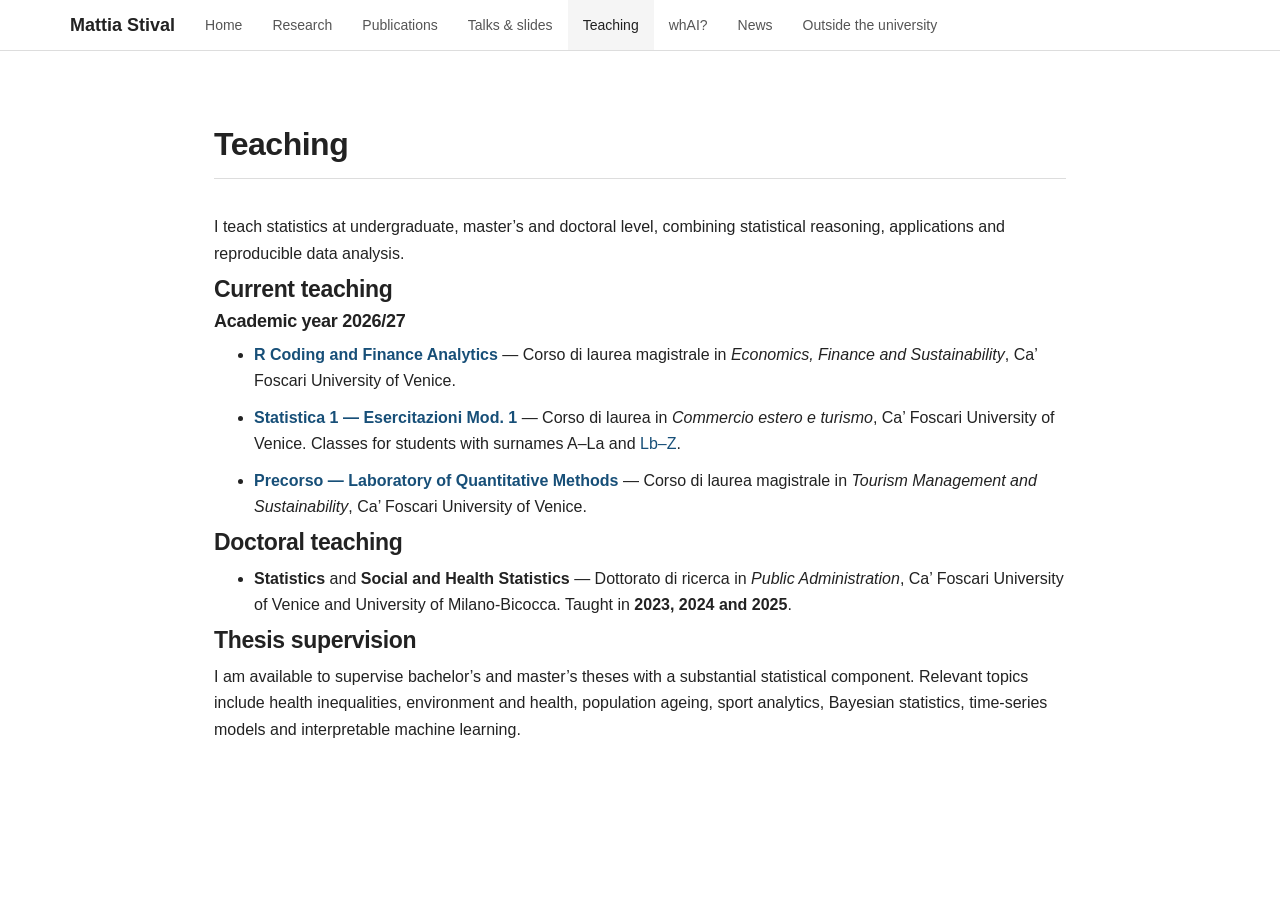
<file: teaching.html>
<!DOCTYPE html>

<html>

<head>

<meta charset="utf-8" />
<meta name="generator" content="pandoc" />
<meta http-equiv="X-UA-Compatible" content="IE=EDGE" />




<title>teaching.knit</title>

<script src="site_libs/header-attrs-2.27/header-attrs.js"></script>
<script src="site_libs/jquery-3.6.0/jquery-3.6.0.min.js"></script>
<meta name="viewport" content="width=device-width, initial-scale=1" />
<link href="site_libs/bootstrap-3.3.5/css/bootstrap.min.css" rel="stylesheet" />
<script src="site_libs/bootstrap-3.3.5/js/bootstrap.min.js"></script>
<script src="site_libs/bootstrap-3.3.5/shim/html5shiv.min.js"></script>
<script src="site_libs/bootstrap-3.3.5/shim/respond.min.js"></script>
<style>h1 {font-size: 34px;}
       h1.title {font-size: 38px;}
       h2 {font-size: 30px;}
       h3 {font-size: 24px;}
       h4 {font-size: 18px;}
       h5 {font-size: 16px;}
       h6 {font-size: 12px;}
       code {color: inherit; background-color: rgba(0, 0, 0, 0.04);}
       pre:not([class]) { background-color: white }</style>
<script src="site_libs/navigation-1.1/tabsets.js"></script>
<link href="site_libs/highlightjs-9.12.0/default.css" rel="stylesheet" />
<script src="site_libs/highlightjs-9.12.0/highlight.js"></script>
<meta name="description" content="Mattia Stival — researcher in social statistics at Ca' Foscari University of Venice.">
<meta name="theme-color" content="#f4f1e9">

<style type="text/css">
  code{white-space: pre-wrap;}
  span.smallcaps{font-variant: small-caps;}
  span.underline{text-decoration: underline;}
  div.column{display: inline-block; vertical-align: top; width: 50%;}
  div.hanging-indent{margin-left: 1.5em; text-indent: -1.5em;}
  ul.task-list{list-style: none;}
    </style>

<style type="text/css">code{white-space: pre;}</style>
<script type="text/javascript">
if (window.hljs) {
  hljs.configure({languages: []});
  hljs.initHighlightingOnLoad();
  if (document.readyState && document.readyState === "complete") {
    window.setTimeout(function() { hljs.initHighlighting(); }, 0);
  }
}
</script>






<link rel="stylesheet" href="assets/style.css" type="text/css" />



<style type = "text/css">
.main-container {
  max-width: 940px;
  margin-left: auto;
  margin-right: auto;
}
img {
  max-width:100%;
}
.tabbed-pane {
  padding-top: 12px;
}
.html-widget {
  margin-bottom: 20px;
}
button.code-folding-btn:focus {
  outline: none;
}
summary {
  display: list-item;
}
details > summary > p:only-child {
  display: inline;
}
pre code {
  padding: 0;
}
</style>


<style type="text/css">
.dropdown-submenu {
  position: relative;
}
.dropdown-submenu>.dropdown-menu {
  top: 0;
  left: 100%;
  margin-top: -6px;
  margin-left: -1px;
  border-radius: 0 6px 6px 6px;
}
.dropdown-submenu:hover>.dropdown-menu {
  display: block;
}
.dropdown-submenu>a:after {
  display: block;
  content: " ";
  float: right;
  width: 0;
  height: 0;
  border-color: transparent;
  border-style: solid;
  border-width: 5px 0 5px 5px;
  border-left-color: #cccccc;
  margin-top: 5px;
  margin-right: -10px;
}
.dropdown-submenu:hover>a:after {
  border-left-color: #adb5bd;
}
.dropdown-submenu.pull-left {
  float: none;
}
.dropdown-submenu.pull-left>.dropdown-menu {
  left: -100%;
  margin-left: 10px;
  border-radius: 6px 0 6px 6px;
}
</style>

<script type="text/javascript">
// manage active state of menu based on current page
$(document).ready(function () {
  // active menu anchor
  href = window.location.pathname
  href = href.substr(href.lastIndexOf('/') + 1)
  if (href === "")
    href = "index.html";
  var menuAnchor = $('a[href="' + href + '"]');

  // mark the anchor link active (and if it's in a dropdown, also mark that active)
  var dropdown = menuAnchor.closest('li.dropdown');
  if (window.bootstrap) { // Bootstrap 4+
    menuAnchor.addClass('active');
    dropdown.find('> .dropdown-toggle').addClass('active');
  } else { // Bootstrap 3
    menuAnchor.parent().addClass('active');
    dropdown.addClass('active');
  }

  // Navbar adjustments
  var navHeight = $(".navbar").first().height() + 15;
  var style = document.createElement('style');
  var pt = "padding-top: " + navHeight + "px; ";
  var mt = "margin-top: -" + navHeight + "px; ";
  var css = "";
  // offset scroll position for anchor links (for fixed navbar)
  for (var i = 1; i <= 6; i++) {
    css += ".section h" + i + "{ " + pt + mt + "}\n";
  }
  style.innerHTML = "body {" + pt + "padding-bottom: 40px; }\n" + css;
  document.head.appendChild(style);
});
</script>

<!-- tabsets -->

<style type="text/css">
.tabset-dropdown > .nav-tabs {
  display: inline-table;
  max-height: 500px;
  min-height: 44px;
  overflow-y: auto;
  border: 1px solid #ddd;
  border-radius: 4px;
}

.tabset-dropdown > .nav-tabs > li.active:before, .tabset-dropdown > .nav-tabs.nav-tabs-open:before {
  content: "\e259";
  font-family: 'Glyphicons Halflings';
  display: inline-block;
  padding: 10px;
  border-right: 1px solid #ddd;
}

.tabset-dropdown > .nav-tabs.nav-tabs-open > li.active:before {
  content: "\e258";
  font-family: 'Glyphicons Halflings';
  border: none;
}

.tabset-dropdown > .nav-tabs > li.active {
  display: block;
}

.tabset-dropdown > .nav-tabs > li > a,
.tabset-dropdown > .nav-tabs > li > a:focus,
.tabset-dropdown > .nav-tabs > li > a:hover {
  border: none;
  display: inline-block;
  border-radius: 4px;
  background-color: transparent;
}

.tabset-dropdown > .nav-tabs.nav-tabs-open > li {
  display: block;
  float: none;
}

.tabset-dropdown > .nav-tabs > li {
  display: none;
}
</style>

<!-- code folding -->




</head>

<body>


<div class="container-fluid main-container">




<div class="navbar navbar-default  navbar-fixed-top" role="navigation">
  <div class="container">
    <div class="navbar-header">
      <button type="button" class="navbar-toggle collapsed" data-toggle="collapse" data-bs-toggle="collapse" data-target="#navbar" data-bs-target="#navbar">
        <span class="icon-bar"></span>
        <span class="icon-bar"></span>
        <span class="icon-bar"></span>
      </button>
      <a class="navbar-brand" href="index.html">Mattia Stival</a>
    </div>
    <div id="navbar" class="navbar-collapse collapse">
      <ul class="nav navbar-nav">
        <li>
  <a href="index.html">Home</a>
</li>
<li>
  <a href="research.html">Research</a>
</li>
<li>
  <a href="publications.html">Publications</a>
</li>
<li>
  <a href="talks.html">Talks &amp; slides</a>
</li>
<li>
  <a href="teaching.html">Teaching</a>
</li>
<li>
  <a href="whai.html">whAI?</a>
</li>
<li>
  <a href="news.html">News</a>
</li>
<li>
  <a href="outside.html">Outside the university</a>
</li>
      </ul>
      <ul class="nav navbar-nav navbar-right">
        
      </ul>
    </div><!--/.nav-collapse -->
  </div><!--/.container -->
</div><!--/.navbar -->

<div id="header">




</div>


<div id="teaching" class="section level1">
<h1>Teaching</h1>
<p>I teach statistics at undergraduate, master’s and doctoral level,
combining statistical reasoning, applications and reproducible data
analysis.</p>
<div id="current-teaching" class="section level2">
<h2>Current teaching</h2>
<div id="academic-year-202627" class="section level3">
<h3>Academic year 2026/27</h3>
<ul>
<li><p><a href="https://www.unive.it/data/insegnamento/561374"><strong>R
Coding and Finance Analytics</strong></a> — Corso di laurea magistrale
in <em>Economics, Finance and Sustainability</em>, Ca’ Foscari
University of Venice.</p></li>
<li><p><a
href="https://www.unive.it/data/insegnamento/578255"><strong>Statistica
1 — Esercitazioni Mod. 1</strong></a> — Corso di laurea in <em>Commercio
estero e turismo</em>, Ca’ Foscari University of Venice. Classes for
students with surnames A–La and <a
href="https://www.unive.it/data/insegnamento/578253">Lb–Z</a>.</p></li>
<li><p><a
href="https://www.unive.it/data/insegnamento/731094"><strong>Precorso —
Laboratory of Quantitative Methods</strong></a> — Corso di laurea
magistrale in <em>Tourism Management and Sustainability</em>, Ca’
Foscari University of Venice.</p></li>
</ul>
</div>
</div>
<div id="doctoral-teaching" class="section level2">
<h2>Doctoral teaching</h2>
<ul>
<li><strong>Statistics</strong> and <strong>Social and Health
Statistics</strong> — Dottorato di ricerca in <em>Public
Administration</em>, Ca’ Foscari University of Venice and University of
Milano-Bicocca. Taught in <strong>2023, 2024 and 2025</strong>.</li>
</ul>
</div>
<div id="thesis-supervision" class="section level2">
<h2>Thesis supervision</h2>
<p>I am available to supervise bachelor’s and master’s theses with a
substantial statistical component. Relevant topics include health
inequalities, environment and health, population ageing, sport
analytics, Bayesian statistics, time-series models and interpretable
machine learning.</p>
</div>
</div>




</div>

<script>

// add bootstrap table styles to pandoc tables
function bootstrapStylePandocTables() {
  $('tr.odd').parent('tbody').parent('table').addClass('table table-condensed');
}
$(document).ready(function () {
  bootstrapStylePandocTables();
});


</script>

<!-- tabsets -->

<script>
$(document).ready(function () {
  window.buildTabsets("TOC");
});

$(document).ready(function () {
  $('.tabset-dropdown > .nav-tabs > li').click(function () {
    $(this).parent().toggleClass('nav-tabs-open');
  });
});
</script>

<!-- code folding -->


<!-- dynamically load mathjax for compatibility with self-contained -->
<script>
  (function () {
    var script = document.createElement("script");
    script.type = "text/javascript";
    script.src  = "https://mathjax.rstudio.com/latest/MathJax.js?config=TeX-AMS-MML_HTMLorMML";
    document.getElementsByTagName("head")[0].appendChild(script);
  })();
</script>

</body>
</html>
</file>
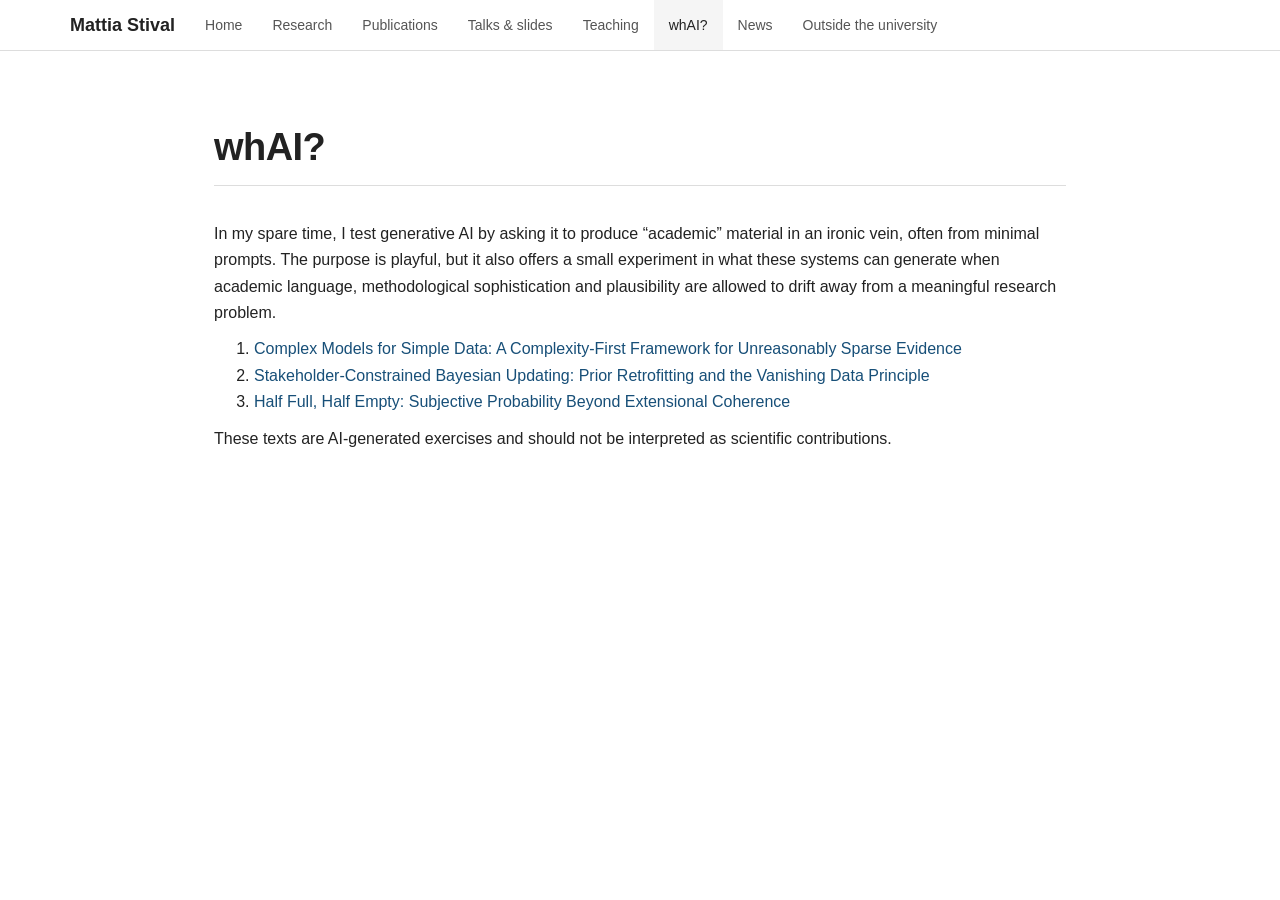
<file: whai.html>
<!DOCTYPE html>

<html>

<head>

<meta charset="utf-8" />
<meta name="generator" content="pandoc" />
<meta http-equiv="X-UA-Compatible" content="IE=EDGE" />




<title>whAI?</title>

<script src="site_libs/header-attrs-2.27/header-attrs.js"></script>
<script src="site_libs/jquery-3.6.0/jquery-3.6.0.min.js"></script>
<meta name="viewport" content="width=device-width, initial-scale=1" />
<link href="site_libs/bootstrap-3.3.5/css/bootstrap.min.css" rel="stylesheet" />
<script src="site_libs/bootstrap-3.3.5/js/bootstrap.min.js"></script>
<script src="site_libs/bootstrap-3.3.5/shim/html5shiv.min.js"></script>
<script src="site_libs/bootstrap-3.3.5/shim/respond.min.js"></script>
<style>h1 {font-size: 34px;}
       h1.title {font-size: 38px;}
       h2 {font-size: 30px;}
       h3 {font-size: 24px;}
       h4 {font-size: 18px;}
       h5 {font-size: 16px;}
       h6 {font-size: 12px;}
       code {color: inherit; background-color: rgba(0, 0, 0, 0.04);}
       pre:not([class]) { background-color: white }</style>
<script src="site_libs/navigation-1.1/tabsets.js"></script>
<link href="site_libs/highlightjs-9.12.0/default.css" rel="stylesheet" />
<script src="site_libs/highlightjs-9.12.0/highlight.js"></script>
<meta name="description" content="Mattia Stival — researcher in social statistics at Ca' Foscari University of Venice.">
<meta name="theme-color" content="#f4f1e9">

<style type="text/css">
  code{white-space: pre-wrap;}
  span.smallcaps{font-variant: small-caps;}
  span.underline{text-decoration: underline;}
  div.column{display: inline-block; vertical-align: top; width: 50%;}
  div.hanging-indent{margin-left: 1.5em; text-indent: -1.5em;}
  ul.task-list{list-style: none;}
    </style>

<style type="text/css">code{white-space: pre;}</style>
<script type="text/javascript">
if (window.hljs) {
  hljs.configure({languages: []});
  hljs.initHighlightingOnLoad();
  if (document.readyState && document.readyState === "complete") {
    window.setTimeout(function() { hljs.initHighlighting(); }, 0);
  }
}
</script>






<link rel="stylesheet" href="assets/style.css" type="text/css" />



<style type = "text/css">
.main-container {
  max-width: 940px;
  margin-left: auto;
  margin-right: auto;
}
img {
  max-width:100%;
}
.tabbed-pane {
  padding-top: 12px;
}
.html-widget {
  margin-bottom: 20px;
}
button.code-folding-btn:focus {
  outline: none;
}
summary {
  display: list-item;
}
details > summary > p:only-child {
  display: inline;
}
pre code {
  padding: 0;
}
</style>


<style type="text/css">
.dropdown-submenu {
  position: relative;
}
.dropdown-submenu>.dropdown-menu {
  top: 0;
  left: 100%;
  margin-top: -6px;
  margin-left: -1px;
  border-radius: 0 6px 6px 6px;
}
.dropdown-submenu:hover>.dropdown-menu {
  display: block;
}
.dropdown-submenu>a:after {
  display: block;
  content: " ";
  float: right;
  width: 0;
  height: 0;
  border-color: transparent;
  border-style: solid;
  border-width: 5px 0 5px 5px;
  border-left-color: #cccccc;
  margin-top: 5px;
  margin-right: -10px;
}
.dropdown-submenu:hover>a:after {
  border-left-color: #adb5bd;
}
.dropdown-submenu.pull-left {
  float: none;
}
.dropdown-submenu.pull-left>.dropdown-menu {
  left: -100%;
  margin-left: 10px;
  border-radius: 6px 0 6px 6px;
}
</style>

<script type="text/javascript">
// manage active state of menu based on current page
$(document).ready(function () {
  // active menu anchor
  href = window.location.pathname
  href = href.substr(href.lastIndexOf('/') + 1)
  if (href === "")
    href = "index.html";
  var menuAnchor = $('a[href="' + href + '"]');

  // mark the anchor link active (and if it's in a dropdown, also mark that active)
  var dropdown = menuAnchor.closest('li.dropdown');
  if (window.bootstrap) { // Bootstrap 4+
    menuAnchor.addClass('active');
    dropdown.find('> .dropdown-toggle').addClass('active');
  } else { // Bootstrap 3
    menuAnchor.parent().addClass('active');
    dropdown.addClass('active');
  }

  // Navbar adjustments
  var navHeight = $(".navbar").first().height() + 15;
  var style = document.createElement('style');
  var pt = "padding-top: " + navHeight + "px; ";
  var mt = "margin-top: -" + navHeight + "px; ";
  var css = "";
  // offset scroll position for anchor links (for fixed navbar)
  for (var i = 1; i <= 6; i++) {
    css += ".section h" + i + "{ " + pt + mt + "}\n";
  }
  style.innerHTML = "body {" + pt + "padding-bottom: 40px; }\n" + css;
  document.head.appendChild(style);
});
</script>

<!-- tabsets -->

<style type="text/css">
.tabset-dropdown > .nav-tabs {
  display: inline-table;
  max-height: 500px;
  min-height: 44px;
  overflow-y: auto;
  border: 1px solid #ddd;
  border-radius: 4px;
}

.tabset-dropdown > .nav-tabs > li.active:before, .tabset-dropdown > .nav-tabs.nav-tabs-open:before {
  content: "\e259";
  font-family: 'Glyphicons Halflings';
  display: inline-block;
  padding: 10px;
  border-right: 1px solid #ddd;
}

.tabset-dropdown > .nav-tabs.nav-tabs-open > li.active:before {
  content: "\e258";
  font-family: 'Glyphicons Halflings';
  border: none;
}

.tabset-dropdown > .nav-tabs > li.active {
  display: block;
}

.tabset-dropdown > .nav-tabs > li > a,
.tabset-dropdown > .nav-tabs > li > a:focus,
.tabset-dropdown > .nav-tabs > li > a:hover {
  border: none;
  display: inline-block;
  border-radius: 4px;
  background-color: transparent;
}

.tabset-dropdown > .nav-tabs.nav-tabs-open > li {
  display: block;
  float: none;
}

.tabset-dropdown > .nav-tabs > li {
  display: none;
}
</style>

<!-- code folding -->




</head>

<body>


<div class="container-fluid main-container">




<div class="navbar navbar-default  navbar-fixed-top" role="navigation">
  <div class="container">
    <div class="navbar-header">
      <button type="button" class="navbar-toggle collapsed" data-toggle="collapse" data-bs-toggle="collapse" data-target="#navbar" data-bs-target="#navbar">
        <span class="icon-bar"></span>
        <span class="icon-bar"></span>
        <span class="icon-bar"></span>
      </button>
      <a class="navbar-brand" href="index.html">Mattia Stival</a>
    </div>
    <div id="navbar" class="navbar-collapse collapse">
      <ul class="nav navbar-nav">
        <li>
  <a href="index.html">Home</a>
</li>
<li>
  <a href="research.html">Research</a>
</li>
<li>
  <a href="publications.html">Publications</a>
</li>
<li>
  <a href="talks.html">Talks &amp; slides</a>
</li>
<li>
  <a href="teaching.html">Teaching</a>
</li>
<li>
  <a href="whai.html">whAI?</a>
</li>
<li>
  <a href="news.html">News</a>
</li>
<li>
  <a href="outside.html">Outside the university</a>
</li>
      </ul>
      <ul class="nav navbar-nav navbar-right">
        
      </ul>
    </div><!--/.nav-collapse -->
  </div><!--/.container -->
</div><!--/.navbar -->

<div id="header">



<h1 class="title toc-ignore">whAI?</h1>

</div>


<p>In my spare time, I test generative AI by asking it to produce
“academic” material in an ironic vein, often from minimal prompts. The
purpose is playful, but it also offers a small experiment in what these
systems can generate when academic language, methodological
sophistication and plausibility are allowed to drift away from a
meaningful research problem.</p>
<ol style="list-style-type: decimal">
<li><a
href="https://drive.google.com/file/d/1rxQ30mZXbvfZHfQa86lD5vgRJtZLtBDm/view">Complex
Models for Simple Data: A Complexity-First Framework for Unreasonably
Sparse Evidence</a></li>
<li><a
href="https://drive.google.com/file/d/1Z_bQARmyk5vZyBzKdCaWZq8j0wFiFMEF/view">Stakeholder-Constrained
Bayesian Updating: Prior Retrofitting and the Vanishing Data
Principle</a></li>
<li><a
href="https://drive.google.com/file/d/11UOBm_fK8WmghWulEuFV3I6jzk5Tf0kF/view">Half
Full, Half Empty: Subjective Probability Beyond Extensional
Coherence</a></li>
</ol>
<p>These texts are AI-generated exercises and should not be interpreted
as scientific contributions.</p>




</div>

<script>

// add bootstrap table styles to pandoc tables
function bootstrapStylePandocTables() {
  $('tr.odd').parent('tbody').parent('table').addClass('table table-condensed');
}
$(document).ready(function () {
  bootstrapStylePandocTables();
});


</script>

<!-- tabsets -->

<script>
$(document).ready(function () {
  window.buildTabsets("TOC");
});

$(document).ready(function () {
  $('.tabset-dropdown > .nav-tabs > li').click(function () {
    $(this).parent().toggleClass('nav-tabs-open');
  });
});
</script>

<!-- code folding -->


<!-- dynamically load mathjax for compatibility with self-contained -->
<script>
  (function () {
    var script = document.createElement("script");
    script.type = "text/javascript";
    script.src  = "https://mathjax.rstudio.com/latest/MathJax.js?config=TeX-AMS-MML_HTMLorMML";
    document.getElementsByTagName("head")[0].appendChild(script);
  })();
</script>

</body>
</html>
</file>
<file: site_libs/highlightjs-9.12.0/default.css>
.hljs-literal {
  color: #990073;
}

.hljs-number {
  color: #099;
}

.hljs-comment {
  color: #998;
  font-style: italic;
}

.hljs-keyword {
  color: #900;
  font-weight: bold;
}

.hljs-string {
  color: #d14;
}
</file>
<file: assets/style.css>
:root {
  --text: #222;
  --muted: #777;
  --line: #ddd;
  --link: #174f78;
}

/* Base */

body {
  color: var(--text);
  background: #fff;
  font-family: -apple-system, BlinkMacSystemFont, "Segoe UI", Arial, sans-serif;
  font-size: 16px;
  line-height: 1.65;
}

a {
  color: var(--link);
  text-underline-offset: 3px;
}

a:hover,
a:focus {
  color: #103b5c;
}

/* Navigation */

.navbar {
  margin-bottom: 0;
  border: 0;
  border-bottom: 1px solid var(--line);
  background: #fff;
}

.navbar .container-fluid {
  max-width: 1080px;
}

.navbar-default .navbar-brand {
  color: var(--text);
  font-weight: 600;
}

.navbar-default .navbar-nav > li > a {
  color: #555;
  font-size: 14px;
}

.navbar-default .navbar-nav > li > a:hover,
.navbar-default .navbar-nav > li > a:focus,
.navbar-default .navbar-nav > .active > a {
  color: var(--text);
  background: #f5f5f5;
}

/* Main content */

.main-container {
  max-width: 900px !important;
  padding: 62px 24px 80px !important;
}

h1,
h2,
h3 {
  color: var(--text);
  font-weight: 600;
  letter-spacing: -0.015em;
}

h1 {
  margin: 0 0 35px;
  padding: 0 0 16px;
  border-bottom: 1px solid var(--line);
  font-size: 32px;
}

h2 {
  margin-top: 42px;
  font-size: 23px;
}

h3 {
  font-size: 18px;
}

/* Home */

.home-intro {
  max-width: 760px;
}

.profile-header {
  display: flex;
  align-items: center;
  gap: 18px;
  margin: 0 0 34px;
}

.home-intro .profile-photo {
  display: block;
  flex: 0 0 75px;
  width: 75px;
  height: 75px;
  max-width: 75px;
  margin: 0;
  padding: 0;
  border: 0;
  border-radius: 2px;
  object-fit: cover;
  object-position: center;
}

.home-intro .position {
  margin: 0;
  color: #777;
  font-size: 15px;
  font-weight: 400;
  line-height: 1.55;
}

.home-intro > p:not(.position):not(.profile-links) {
  margin: 0 0 20px;
  font-size: 18px;
}

.home-intro .profile-links {
  margin: 34px 0 0;
  font-size: 15px;
}

/* Accordions */

.accordion {
  border-top: 1px solid var(--line);
}

.accordion:last-child {
  border-bottom: 1px solid var(--line);
}

.accordion summary {
  display: grid;
  grid-template-columns: 1fr auto auto;
  align-items: center;
  gap: 15px;
  padding: 15px 0;
  cursor: pointer;
  list-style: none;
}

.accordion summary::-webkit-details-marker {
  display: none;
}

.accordion-title {
  font-weight: 600;
}

.accordion-count {
  color: var(--muted);
  font-size: 13px;
}

.accordion-icon {
  color: var(--muted);
  font-size: 19px;
  transition: transform 0.15s;
}

.accordion[open] .accordion-icon {
  transform: rotate(45deg);
}

.item-list {
  padding-bottom: 10px;
}

/* Publications and talks */

.output-item,
.talk-item {
  display: grid;
  grid-template-columns: 60px minmax(0, 1fr) auto;
  gap: 17px;
  padding: 14px 0;
  border-top: 1px solid #eee;
}

.item-year {
  color: var(--muted);
  font-size: 13px;
}

.item-title {
  margin: 0 0 3px;
  font-size: 15px;
  font-weight: 600;
  line-height: 1.45;
}

.item-detail {
  margin: 0;
  color: var(--muted);
  font-size: 13px;
  line-height: 1.5;
}

.item-links {
  display: flex;
  align-items: flex-start;
  gap: 9px;
}

.mini-link {
  font-size: 12px;
  white-space: nowrap;
}

/* Mobile */

@media (max-width: 767px) {
  .main-container {
    padding: 40px 20px 65px !important;
  }

  h1 {
    font-size: 28px;
  }

  .profile-header {
    gap: 14px;
    margin-bottom: 28px;
  }

  .home-intro .profile-photo {
    flex-basis: 65px;
    width: 65px;
    height: 65px;
    max-width: 65px;
  }

  .home-intro .position {
    font-size: 13px;
  }

  .home-intro > p:not(.position):not(.profile-links) {
    font-size: 16px;
  }

  .output-item,
  .talk-item {
    grid-template-columns: 45px minmax(0, 1fr);
  }

  .item-links {
    grid-column: 2;
  }
}



.profile-header {
  display: flex !important;
  align-items: center !important;
  gap: 24px !important;
  margin-bottom: 38px !important;
}

.profile-header img.profile-photo {
  display: block !important;
  flex: 0 0 150px !important;
  width: 150px !important;
  min-width: 150px !important;
  max-width: 150px !important;
  height: 150px !important;
  min-height: 150px !important;
  max-height: 150px !important;
  margin: 0 !important;
  padding: 0 !important;
  object-fit: cover !important;
  object-position: center !important;
  border-radius: 2px !important;
}

.profile-header .position {
  margin: 0 !important;
  color: #777 !important;
  font-size: 17px !important;
  font-weight: 400 !important;
  line-height: 1.55 !important;
}
</file>
